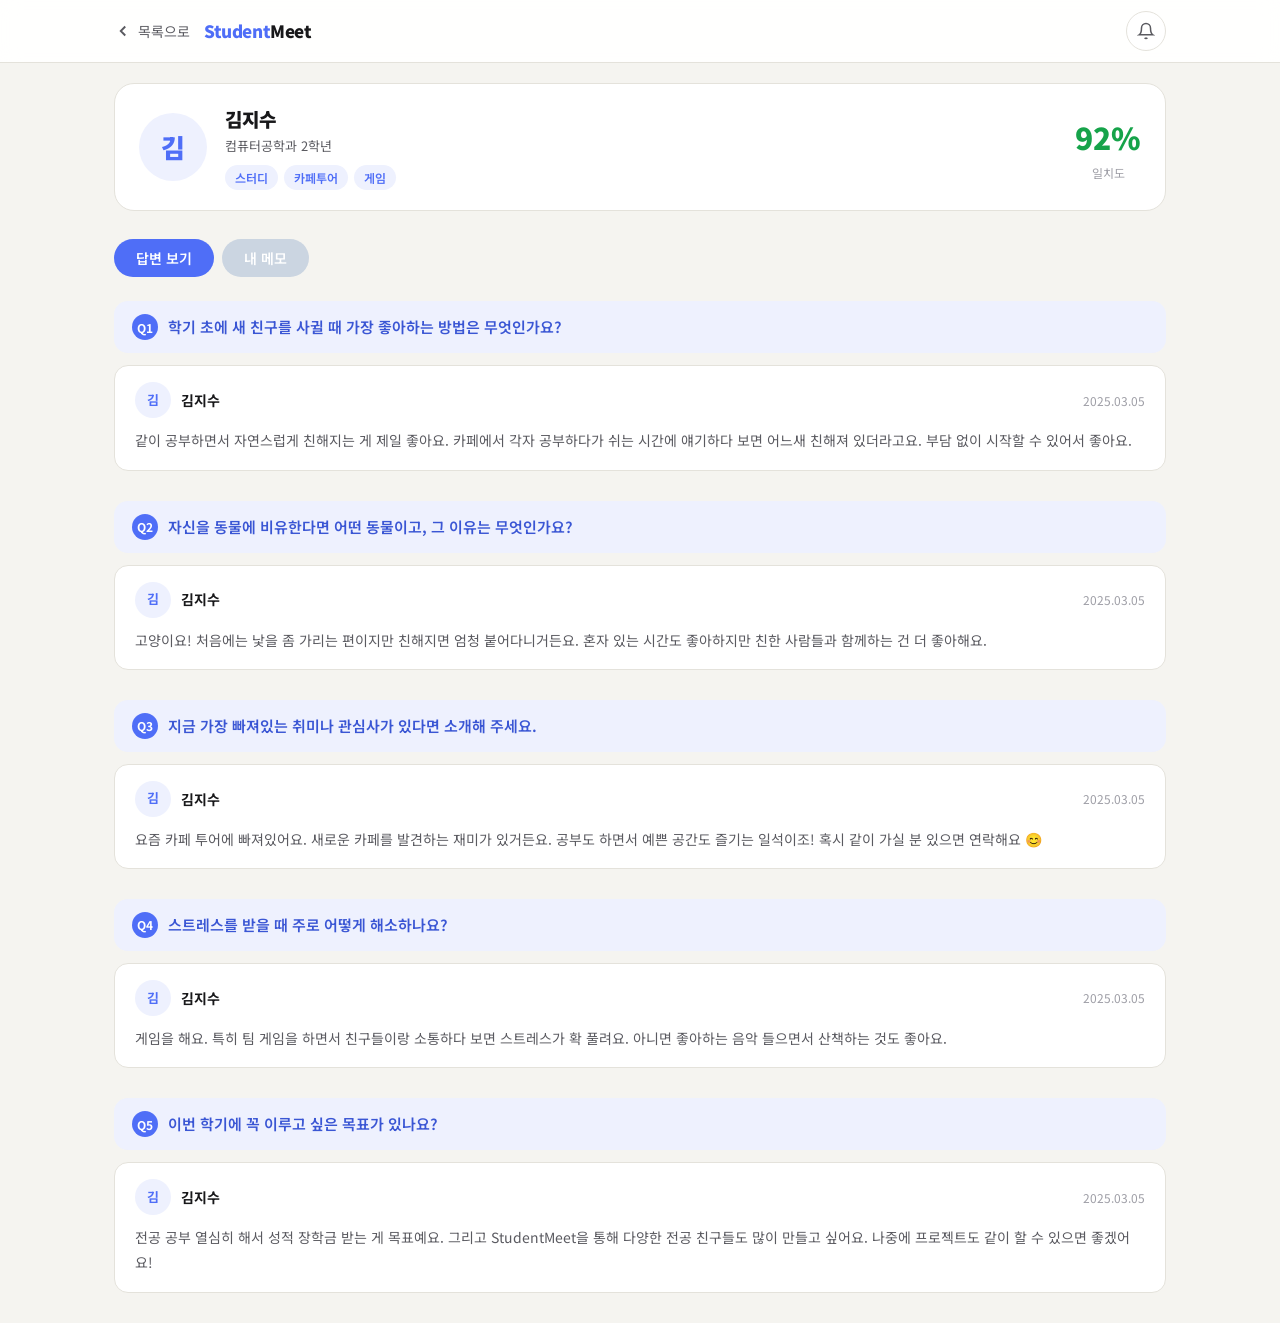
<file: answers.html>
<!DOCTYPE html>
<html lang="ko">
<head>
<link rel="preconnect" href="https://fonts.googleapis.com">
<link rel="preconnect" href="https://fonts.gstatic.com" crossorigin>

<link href="https://fonts.googleapis.com/css2?family=Noto+Sans+KR:wght@400;700&display=swap" rel="stylesheet">
  <meta charset="UTF-8" />
  <meta name="viewport" content="width=device-width, initial-scale=1.0" />
  <title>StudentMeet — 답변 열람</title>
  <link rel="stylesheet" href="style.css" />
</head>
<body>

  <!-- ══════════════════════════════════
       헤더
       ══════════════════════════════════ -->
  <header class="site-header">
    <div class="container inner">

      <div class="back-btn" onclick="history.back()">
        <svg width="18" height="18" viewBox="0 0 24 24"
             fill="none" stroke="currentColor" stroke-width="2.5" aria-hidden="true">
          <polyline points="15 18 9 12 15 6"/>
        </svg>
        목록으로
      </div>

      <span class="logo" style="margin-right:auto;">Student<em>Meet</em></span>

      <button class="notif-btn">
        <svg width="18" height="18" viewBox="0 0 24 24"
             fill="none" stroke="currentColor" stroke-width="2">
          <path d="M18 8A6 6 0 006 8c0 7-3 9-3 9h18s-3-2-3-9"/>
          <path d="M13.73 21a2 2 0 01-3.46 0"/>
        </svg>
      </button>
    </div>
  </header>

  <!-- ══════════════════════════════════
       본문
       ══════════════════════════════════ -->
  <main class="container">

    <!-- 학생 프로필 헤더 (JS에서 동적 삽입) -->
    <div id="profile-header"></div>

    <!-- 탭 바 -->
    <div class="tab-bar">
      <button
        class="tab-btn tab-btn--on"
        onclick="switchTab('answers', this)"
      >답변 보기</button>
      <button
        class="tab-btn tab-btn--off"
        onclick="switchTab('memo', this)"
      >내 메모</button>
    </div>

    <!-- 탭 콘텐츠 -->
    <div id="tab-answers"></div>

    <!-- 메모 섹션 (탭 전환 시 표시) -->
    <div id="tab-memo" style="display:none;">
      <div class="memo-box">
        <h2>📝 대화 후 메모 남기기</h2>
        <textarea
          id="memo-input"
          class="memo-textarea"
          placeholder="대화하면서 인상 깊었던 점을 적어보세요..."
        ></textarea>
        <button class="memo-save-btn" onclick="saveMemo()">메모 저장</button>
      </div>
    </div>

  </main>

  <script src="answers.js"></script>
</body>
</html>
</file>
<file: style.css>
/* style.css — StudentMeet 공통 스타일 */

/* ── CSS 변수 ── */
:root {
  --bg:          #f5f4f0;
  --surface:     #ffffff;
  --border:      #e4e2db;
  --text-1:      #18181a;
  --text-2:      #5a5a60;
  --text-3:      #9e9ea6;
  --accent:      #4f6ef7;
  --accent-dark: #3a56d4;
  --accent-soft: #eef1fe;
  --green:       #16a34a;
  --green-soft:  #dcfce7;
  --red:         #dc2626;
  --red-soft:    #fee2e2;
  --radius-sm:   8px;
  --radius-md:   14px;
  --radius-lg:   20px;
  --shadow-sm:   0 1px 4px rgba(0,0,0,.06);
  --shadow-md:   0 4px 16px rgba(0,0,0,.09);
  --t:           .16s ease;
}

/* ── 리셋 ── */
*, *::before, *::after { box-sizing: border-box; margin: 0; padding: 0; }
html  { font-size: 16px; -webkit-font-smoothing: antialiased; }
body  { font-family: 'Noto Sans KR', sans-serif; background: var(--bg); color: var(--text-1); line-height: 1.6; }
img   { display: block; max-width: 100%; }
button{ font-family: inherit; cursor: pointer; border: none; background: none; }
a     { text-decoration: none; color: inherit; }
ul    { list-style: none; }

/* ── 레이아웃 ── */
.container { max-width: 1100px; margin: 0 auto; padding: 0 24px; }

/* ════════════════════════════════════════
   공통 — 헤더
   ════════════════════════════════════════ */
.site-header {
  position: sticky; top: 0; z-index: 100;
  background: rgba(255,255,255,.92);
  backdrop-filter: blur(10px);
  border-bottom: 1px solid var(--border);
}
.site-header .inner {
  display: flex; align-items: center;
  justify-content: space-between;
  height: 62px; gap: 14px;
}
.logo { font-size: 17px; font-weight: 900; color: var(--accent); letter-spacing: -.4px; white-space: nowrap; }
.logo em { color: var(--text-1); font-style: normal; }

/* ── 검색창 ── */
.search-wrap {
  display: flex; align-items: center; gap: 8px;
  background: var(--bg); border: 1px solid var(--border);
  border-radius: var(--radius-md); padding: 8px 14px; width: 260px;
  transition: border-color var(--t);
}
.search-wrap:focus-within { border-color: var(--accent); }
.search-wrap svg   { flex-shrink: 0; color: var(--text-3); }
.search-wrap input {
  border: none; background: none; font-family: inherit;
  font-size: 14px; color: var(--text-1); width: 100%; outline: none;
}
.search-wrap input::placeholder { color: var(--text-3); }

/* ── 헤더 아이콘 버튼 ── */
.notif-btn {
  position: relative; display: flex; align-items: center;
  justify-content: center; width: 40px; height: 40px;
  border-radius: 50%; border: 1px solid var(--border);
  color: var(--text-2); background: var(--surface);
  transition: all var(--t);
}
.notif-btn:hover { border-color: var(--accent); color: var(--accent); }
.notif-badge {
  position: absolute; top: 7px; right: 7px;
  width: 8px; height: 8px; border-radius: 50%;
  background: var(--red); border: 1.5px solid var(--surface);
}

/* ════════════════════════════════════════
   화면 1 — 추천 학생 목록 (index.html)
   ════════════════════════════════════════ */

/* ── 히어로 배너 ── */
.hero {
  background: var(--surface);
  border-bottom: 1px solid var(--border);
  padding: 28px 0;
}
.hero-step {
  display: inline-flex; align-items: center; gap: 6px;
  font-size: 12px; font-weight: 700; color: var(--accent);
  background: var(--accent-soft); padding: 4px 12px;
  border-radius: 99px; margin-bottom: 8px;
}
.hero h1 { font-size: 22px; font-weight: 900; letter-spacing: -.4px; }
.hero p  { font-size: 13px; color: var(--text-2); margin-top: 4px; }

/* ── 필터 바 ── */
.filter-bar { display: flex; gap: 8px; margin: 24px 0 18px; flex-wrap: wrap; }

.filter-btn {
  padding: 7px 18px; border-radius: 99px;
  font-size: 13px; font-weight: 600;
  border: none; cursor: pointer; transition: all var(--t);
}
.filter-btn--on  { background: var(--accent); color: #fff; }
.filter-btn--off { background: #eceff0; color: #6B6B6B; } 


.student-grid {
  display: grid;
  grid-template-columns: repeat(auto-fill, minmax(248px, 1fr));
  gap: 18px; padding-bottom: 60px;
}


.student-card {
  background: var(--surface); border-radius: var(--radius-lg);
  border: 1px solid var(--border); box-shadow: var(--shadow-sm);
  cursor: pointer; overflow: hidden;
  transition: box-shadow var(--t), transform var(--t);
}
.student-card:hover { box-shadow: var(--shadow-md); transform: translateY(-3px); }

/* 카드 상단 커버 */
.card-cover { height: 110px; overflow: hidden; background: #e2e8f0; }
.card-cover img { width: 100%; height: 100%; object-fit: cover; transition: transform .35s ease; }
.student-card:hover .card-cover img { transform: scale(1.07); }

.card-body { padding: 14px 16px 16px; }
.card-avatar-row {
  display: flex; align-items: flex-end;
  justify-content: space-between;
  margin-top: -30px; margin-bottom: 8px;
}
.card-avatar {
  width: 52px; height: 52px; border-radius: 50%;
  border: 3px solid var(--surface);
  background: var(--accent-soft); color: var(--accent);
  font-size: 18px; font-weight: 900;
  display: flex; align-items: center; justify-content: center; flex-shrink: 0;
}
.match-badge {
  font-size: 12px; font-weight: 700; color: var(--text-2);
  background: #eceff0; padding: 3px 10px; border-radius: 99px;
}
.card-name { font-size: 15px; font-weight: 700; }
.card-dept { font-size: 12px; color: var(--text-2); margin-top: 1px; }
.card-tags { display: flex; gap: 5px; flex-wrap: wrap; margin-top: 10px; }
.card-tag  {
  font-size: 11px; font-weight: 600; color: var(--accent);
  background: var(--accent-soft); padding: 2px 9px; border-radius: 99px;
}
.card-footer {
  display: flex; align-items: center; justify-content: space-between;
  margin-top: 12px; padding-top: 12px; border-top: 1px solid var(--border);
}
.card-q-count { font-size: 12px; color: var(--text-2); }

.answer-link-btn {
  display: flex; align-items: center; justify-content: center;
  width: 34px; height: 34px; border-radius: 50%;
  background: var(--accent-soft); color: var(--accent);
  border: none; cursor: pointer; transition: all var(--t);
}
.answer-link-btn:hover { background: var(--accent); color: #fff; }

/* ── 빈 상태 ── */
.empty-state {
  grid-column: 1/-1; text-align: center;
  padding: 80px 0; color: var(--text-3);
}
.empty-state p { font-size: 15px; margin-top: 12px; }

/* ════════════════════════════════════════
   화면 2 — 답변 열람 (answers.html)
   ════════════════════════════════════════ */

/* ── 뒤로가기 ── */
.back-btn {
  display: inline-flex; align-items: center; gap: 6px;
  font-size: 14px; color: var(--text-2); cursor: pointer; padding: 4px 0;
  transition: color var(--t);
}
.back-btn:hover { color: var(--text-1); }

/* ── 학생 프로필 헤더 ── */
.profile-header {
  display: flex; align-items: center; gap: 18px;
  background: var(--surface); border-radius: var(--radius-lg);
  border: 1px solid var(--border); padding: 20px 24px; margin: 20px 0 28px;
}
.profile-avatar {
  width: 68px; height: 68px; border-radius: 50%;
  background: var(--accent-soft); color: var(--accent);
  font-size: 26px; font-weight: 900;
  display: flex; align-items: center; justify-content: center; flex-shrink: 0;
}
.profile-name { font-size: 19px; font-weight: 900; }
.profile-dept { font-size: 13px; color: var(--text-2); margin-top: 2px; }
.profile-tags { display: flex; gap: 6px; flex-wrap: wrap; margin-top: 8px; }
.profile-tag  {
  font-size: 12px; font-weight: 600; color: var(--accent);
  background: var(--accent-soft); padding: 3px 10px; border-radius: 99px;
}
.profile-match {
  margin-left: auto; text-align: center; flex-shrink: 0;
}
.profile-match__num   { font-size: 30px; font-weight: 900; color: var(--green); }
.profile-match__label { font-size: 12px; color: var(--text-3); margin-top: 2px; }

/* ── 탭 바 ── */
.tab-bar { display: flex; gap: 8px; margin-bottom: 24px; }

.tab-btn {
  padding: 9px 22px; border-radius: 99px;
  font-size: 14px; font-weight: 600;
  border: none; cursor: pointer; transition: all var(--t);
}
.tab-btn--on  { background: var(--accent); color: #fff; }
.tab-btn--off { background: #cbd5e1; color: #ffffff; }

/* ── 질문 + 답변 카드 ── */
.q-section { margin-bottom: 30px; }
.q-label {
  display: flex; align-items: center; gap: 10px;
  background: var(--accent-soft); border-radius: var(--radius-md);
  padding: 13px 18px; margin-bottom: 12px;
}
.q-num {
  width: 26px; height: 26px; border-radius: 50%;
  background: var(--accent); color: #fff;
  font-size: 12px; font-weight: 700;
  display: flex; align-items: center; justify-content: center; flex-shrink: 0;
}
.q-text { font-size: 15px; font-weight: 600; color: var(--accent-dark); }

.answer-card {
  background: var(--surface); border-radius: var(--radius-md);
  border: 1px solid var(--border); padding: 16px 20px; margin-bottom: 10px;
}
.answer-card__hd  { display: flex; align-items: center; gap: 10px; margin-bottom: 10px; }
.answer-avatar {
  width: 36px; height: 36px; border-radius: 50%;
  background: var(--accent-soft); color: var(--accent);
  font-size: 13px; font-weight: 700;
  display: flex; align-items: center; justify-content: center; flex-shrink: 0;
}
.answer-author { font-size: 14px; font-weight: 700; }
.answer-date   { font-size: 12px; color: var(--text-3); margin-left: auto; }
.answer-body   { font-size: 14px; color: var(--text-2); line-height: 1.8; }

/* ── 메모 입력 ── */
.memo-box {
  background: var(--surface); border-radius: var(--radius-lg);
  border: 1px solid var(--border); padding: 20px 24px; margin-bottom: 60px;
}
.memo-box h2 { font-size: 15px; font-weight: 700; margin-bottom: 12px; }

.memo-textarea {
  width: 100%; min-height: 96px; resize: vertical;
  border: 1px solid var(--border); border-radius: var(--radius-sm);
  padding: 12px 14px; font-family: inherit; font-size: 14px;
  color: var(--text-1); background: var(--bg); outline: none;
  transition: border-color var(--t);
}
.memo-textarea:focus { border-color: var(--accent); }
.memo-save-btn {
  margin-top: 10px; padding: 10px 24px;
  background: var(--accent); color: #fff;
  border-radius: var(--radius-sm); font-size: 14px; font-weight: 600;
  transition: background var(--t);
}
.memo-save-btn:hover { background: var(--accent-dark); }
</file>
